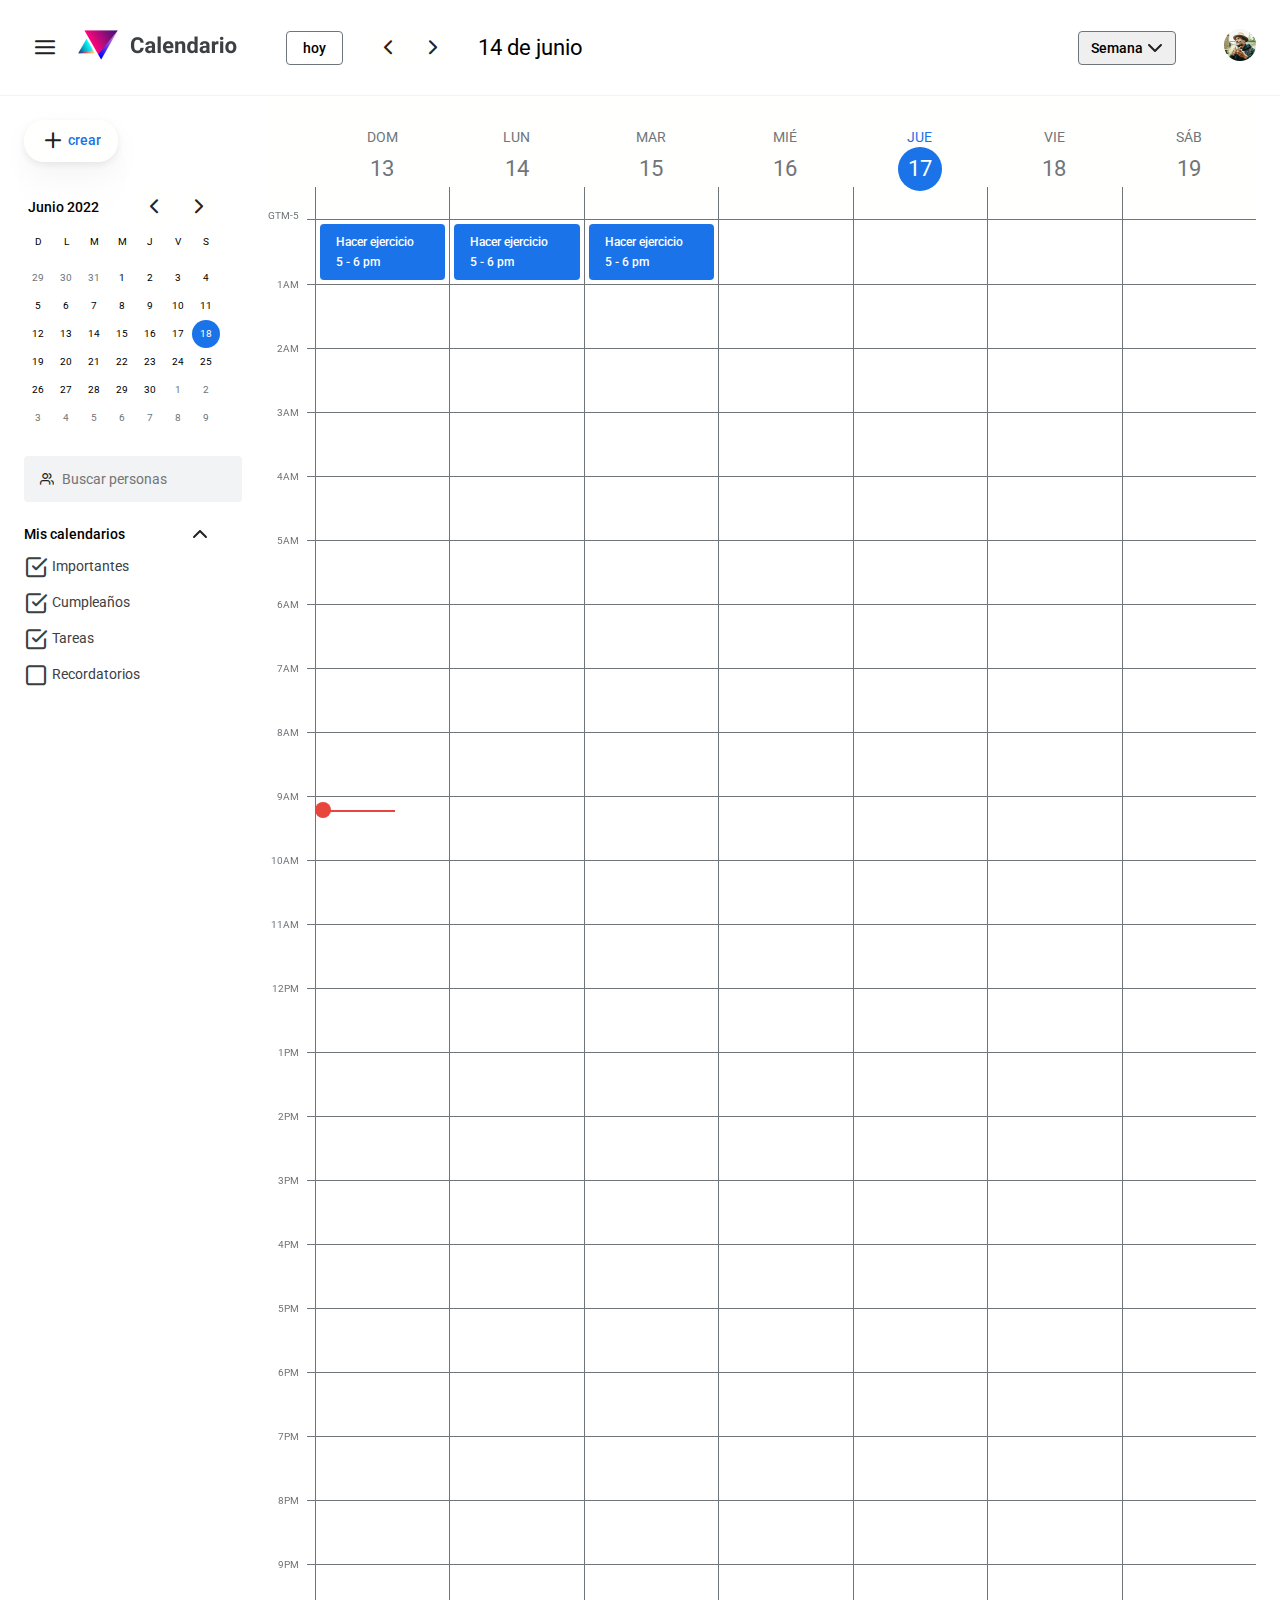
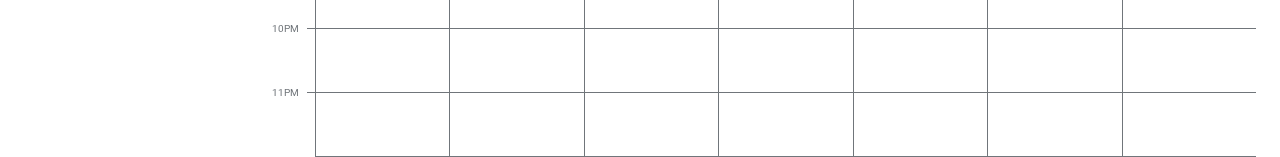
<file: index.html>
<!DOCTYPE html>
<html lang="en">

<head>
  <meta charset="UTF-8" />
  <meta http-equiv="X-UA-Compatible" content="IE=edge" />
  <meta name="viewport" content="width=device-width, initial-scale=1.0" />
  <link rel="preconnect" href="https://fonts.googleapis.com" />
  <link rel="preconnect" href="https://fonts.gstatic.com" crossorigin />
  <link href="https://fonts.googleapis.com/css2?family=Roboto:wght@400;500&display=swap" rel="stylesheet" />
  <link rel="stylesheet" href="./css/index.css" />
  <title>Calendario</title>
</head>

<body>
  <div class="page">
    <header class="header">
      <div class="header-primary">
        <div class="header-logo">
          <button class="button is-compact">
            <i class="icon-hamburguerButton"></i>
          </button>
          <a href="./index.html" aria-current="page" aria-label="Calendar" tabindex="-1">
            <img src="./images/logo.png" width="164" height="48" alt="logo de celndario" name="Logo de calendario" />
          </a>
        </div>

        <div class="calendarStatus">
          <button class="button is-secondary">hoy</button>
          <span class="calendarStatus-navigation">
            <a class="button is-compact" href="#" aria-label="Semana anterior"><i class="icon-chevronLeft"
                aria-hidden="true"></i></a>
            <a class="button is-compact" href="#" aria-label="Siguiente semana"><i class="icon-chevronRight"
                aria-hidden="true"></i></a>
          </span>
          <time class="calendarStatus-date" datetime="14-06-2022">14 de junio</time>
        </div>
      </div>

      <div class="header-secondary">
        <select class="select" name="" id="">
          <option value="" selected>Semana</option>
          <option value="">Día</option>
        </select>
        <a href="#">
          <img src="./images/user.jpg" width="32" height="32" alt="user logo">
        </a>
      </div>

      <!--  -->

      <!-- <button class="button">button</button>
      <a href="#" class="button">button</a>
      <a href="#" class="button is-primary">Primary</a>
      <a href="#" class="button is-secondary">Secondary</a>
      <a href="#" class="button is-rounded is-shadowed"><i class="icon-plus"></i> crear</a>
      <a href="#" class="button is-compact"><i class="icon-plus"></i></a> -->

      <!--  -->
    </header>
    <div class="sidebar">
      <a href="#" class="button is-rounded is-shadowed"><i class="icon-plus"></i> crear</a>
      <div class="miniCalendar" aria-label="Calendario de navegacion">
        <div class="miniCalendar-status">
          <time class="miniCalendar-date" datetime="2022-06">Junio 2022</time>
          <!-- TODO cambiar las fechas del los time -->

          <div class="miniCalendar-navigation">
            <a href="#" class="button is-compact" aria-label="Mes anterior">
              <i class="icon-chevronLeft" aria-hidden="true"></i>
            </a>
            <a href="#" class="button is-compact" aria-label="Mes siguiente">
              <i class="icon-chevronRight" aria-hidden="true"></i>
            </a>
          </div>
        </div>

        <div class="miniCalendar-header">
          <span class="miniCalendar-weekDay">D</span>
          <span class="miniCalendar-weekDay">L</span>
          <span class="miniCalendar-weekDay">M</span>
          <span class="miniCalendar-weekDay">M</span>
          <span class="miniCalendar-weekDay">J</span>
          <span class="miniCalendar-weekDay">V</span>
          <span class="miniCalendar-weekDay">S</span>
        </div>

        <div class="miniCalendar-month">
          <div class="miniCalendar-monthDay is-inactive">29</div>
          <div class="miniCalendar-monthDay is-inactive">30</div>
          <div class="miniCalendar-monthDay is-inactive">31</div>
          <div class="miniCalendar-monthDay">1</div>
          <div class="miniCalendar-monthDay">2</div>
          <div class="miniCalendar-monthDay">3</div>
          <div class="miniCalendar-monthDay">4</div>
          <div class="miniCalendar-monthDay">5</div>
          <div class="miniCalendar-monthDay">6</div>
          <div class="miniCalendar-monthDay">7</div>
          <div class="miniCalendar-monthDay">8</div>
          <div class="miniCalendar-monthDay">9</div>
          <div class="miniCalendar-monthDay">10</div>
          <div class="miniCalendar-monthDay">11</div>
          <div class="miniCalendar-monthDay">12</div>
          <div class="miniCalendar-monthDay">13</div>
          <div class="miniCalendar-monthDay">14</div>
          <div class="miniCalendar-monthDay">15</div>
          <div class="miniCalendar-monthDay">16</div>
          <div class="miniCalendar-monthDay">17</div>
          <div class="miniCalendar-monthDay is-selected">18</div>
          <div class="miniCalendar-monthDay">19</div>
          <div class="miniCalendar-monthDay">20</div>
          <div class="miniCalendar-monthDay">21</div>
          <div class="miniCalendar-monthDay">22</div>
          <div class="miniCalendar-monthDay">23</div>
          <div class="miniCalendar-monthDay">24</div>
          <div class="miniCalendar-monthDay">25</div>
          <div class="miniCalendar-monthDay">26</div>
          <div class="miniCalendar-monthDay">27</div>
          <div class="miniCalendar-monthDay">28</div>
          <div class="miniCalendar-monthDay">29</div>
          <div class="miniCalendar-monthDay">30</div>
          <div class="miniCalendar-monthDay is-inactive">1</div>
          <div class="miniCalendar-monthDay is-inactive">2</div>
          <div class="miniCalendar-monthDay is-inactive">3</div>
          <div class="miniCalendar-monthDay is-inactive">4</div>
          <div class="miniCalendar-monthDay is-inactive">5</div>
          <div class="miniCalendar-monthDay is-inactive">6</div>
          <div class="miniCalendar-monthDay is-inactive">7</div>
          <div class="miniCalendar-monthDay is-inactive">8</div>
          <div class="miniCalendar-monthDay is-inactive">9</div>
        </div>
      </div>

      <div class="searchPeople">
        <i class="icon-users"></i>
        <div class="inputSearch">
          <input type="text" list="search-people" name="buscarp" placeholder="Buscar personas">
          <datalist id="search-people">
            <option value="Juan">
            <option value="Pedro">
            <option value="Maria">
            <option value="Jorge">
            <option value="Mario">
          </datalist>
        </div>
      </div>

      <details open>
        <summary>Mis calendarios</summary>
        <ul>
          <li><i class="icon-checkSquare"></i> Importantes</li>
          <li><i class="icon-checkSquare"></i> Cumpleaños</li>
          <li><i class="icon-checkSquare"></i> Tareas</li>
          <li><i class="icon-check"></i> Recordatorios</li>
        </ul>
      </details>
    </div>
    <main class="calendar">
      <div class="currentTime"></div>
      <div class="calendar-week">
        <spnan class="timezoneCell">GTM-5</spnan>
        <h2 class="calendarDay">
          <a href="./calendar-by-day.html" aria-label="Domingo 06 de junio">
            <time datetime="2022-06-06">
              <span class="day">Dom</span> <br />
              <span class="month">13</span>
            </time>
          </a>
        </h2>
        <h2 class="calendarDay">
          <a href="./calendar-by-day.html" aria-label="Domingo 06 de junio">
            <time datetime="2022-06-06">
              <span class="day">Lun</span> <br />
              <span class="month">14</span>
            </time>
          </a>
        </h2>
        <h2 class="calendarDay">
          <a href="./calendar-by-day.html" aria-label="Domingo 06 de junio">
            <time datetime="2022-06-06">
              <span class="day">Mar</span> <br />
              <span class="month">15</span>
            </time>
          </a>
        </h2>
        <h2 class="calendarDay">
          <a href="./calendar-by-day.html" aria-label="Domingo 06 de junio">
            <time datetime="2022-06-06">
              <span class="day">Mié</span> <br />
              <span class="month">16</span>
            </time>
          </a>
        </h2>
        <h2 class="calendarDay is-selected">
          <a href="./calendar-by-day.html" aria-label="Domingo 06 de junio">
            <time datetime="2022-06-06">
              <span class="day">Jue</span> <br />
              <span class="month">17</span>
            </time>
          </a>
        </h2>
        <h2 class="calendarDay">
          <a href="./calendar-by-day.html" aria-label="Domingo 06 de junio">
            <time datetime="2022-06-06">
              <span class="day">Vie</span> <br />
              <span class="month">18</span>
            </time>
          </a>
        </h2>
        <h2 class="calendarDay">
          <a href="./calendar-by-day.html" aria-label="Domingo 06 de junio">
            <time datetime="2022-06-06">
              <span class="day">Sáb</span> <br />
              <span class="month">19</span>
            </time>
          </a>
        </h2>

        <spnan class="hourCell"></spnan>
        <div class="taskCell">
          <div tabindex="0" class="task" aria-label="de 17:00 a 18:00, hacer ejercicio">
            <p>Hacer ejercicio</p>
            <p>
              <time datetime="17:00">5</time> -
              <time datetime="18:00">6 pm</time>
            </p>
          </div>
        </div>
        <div class="taskCell">
          <div tabindex="0" class="task" aria-label="de 17:00 a 18:00, hacer ejercicio">
            <p>Hacer ejercicio</p>
            <p>
              <time datetime="17:00">5</time> -
              <time datetime="18:00">6 pm</time>
            </p>
          </div>
        </div>
        <div class="taskCell">
          <div tabindex="0" class="task" aria-label="de 17:00 a 18:00, hacer ejercicio">
            <p>Hacer ejercicio</p>
            <p>
              <time datetime="17:00">5</time> -
              <time datetime="18:00">6 pm</time>
            </p>
          </div>
        </div>
        <div class="taskCell"></div>
        <div class="taskCell"></div>
        <div class="taskCell"></div>
        <div class="taskCell"></div>

        <spnan class="hourCell">1AM</spnan>
        <div class="taskCell"></div>
        <div class="taskCell"></div>
        <div class="taskCell"></div>
        <div class="taskCell"></div>
        <div class="taskCell"></div>
        <div class="taskCell"></div>
        <div class="taskCell"></div>
        <spnan class="hourCell">2AM</spnan>
        <div class="taskCell"></div>
        <div class="taskCell"></div>
        <div class="taskCell"></div>
        <div class="taskCell"></div>
        <div class="taskCell"></div>
        <div class="taskCell"></div>
        <div class="taskCell"></div>
        <spnan class="hourCell">3AM</spnan>
        <div class="taskCell"></div>
        <div class="taskCell"></div>
        <div class="taskCell"></div>
        <div class="taskCell"></div>
        <div class="taskCell"></div>
        <div class="taskCell"></div>
        <div class="taskCell"></div>
        <spnan class="hourCell">4AM</spnan>
        <!-- <div class="taskCell is-active"></div> -->
        <div class="taskCell"></div>
        <div class="taskCell"></div>
        <div class="taskCell"></div>
        <div class="taskCell"></div>
        <div class="taskCell"></div>
        <div class="taskCell"></div>
        <div class="taskCell"></div>
        <spnan class="hourCell">5AM</spnan>
        <div class="taskCell"></div>
        <div class="taskCell"></div>
        <div class="taskCell"></div>
        <div class="taskCell"></div>
        <div class="taskCell"></div>
        <div class="taskCell"></div>
        <div class="taskCell"></div>
        <spnan class="hourCell">6AM</spnan>
        <div class="taskCell"></div>
        <div class="taskCell"></div>
        <div class="taskCell"></div>
        <div class="taskCell"></div>
        <div class="taskCell"></div>
        <div class="taskCell"></div>
        <div class="taskCell"></div>
        <spnan class="hourCell">7AM</spnan>
        <div class="taskCell"></div>
        <div class="taskCell"></div>
        <div class="taskCell"></div>
        <div class="taskCell"></div>
        <div class="taskCell"></div>
        <div class="taskCell"></div>
        <div class="taskCell"></div>
        <spnan class="hourCell">8AM</spnan>
        <div class="taskCell"></div>
        <div class="taskCell"></div>
        <div class="taskCell"></div>
        <div class="taskCell"></div>
        <div class="taskCell"></div>
        <div class="taskCell"></div>
        <div class="taskCell"></div>
        <spnan class="hourCell">9AM</spnan>
        <div class="taskCell"></div>
        <div class="taskCell"></div>
        <div class="taskCell"></div>
        <div class="taskCell"></div>
        <div class="taskCell"></div>
        <div class="taskCell"></div>
        <div class="taskCell"></div>
        <spnan class="hourCell">10AM</spnan>
        <div class="taskCell"></div>
        <div class="taskCell"></div>
        <div class="taskCell"></div>
        <div class="taskCell"></div>
        <div class="taskCell"></div>
        <div class="taskCell"></div>
        <div class="taskCell"></div>
        <spnan class="hourCell">11AM</spnan>
        <div class="taskCell"></div>
        <div class="taskCell"></div>
        <div class="taskCell"></div>
        <div class="taskCell"></div>
        <div class="taskCell"></div>
        <div class="taskCell"></div>
        <div class="taskCell"></div>
        <spnan class="hourCell">12PM</spnan>
        <div class="taskCell"></div>
        <div class="taskCell"></div>
        <div class="taskCell"></div>
        <div class="taskCell"></div>
        <div class="taskCell"></div>
        <div class="taskCell"></div>
        <div class="taskCell"></div>
        <spnan class="hourCell">1PM</spnan>
        <div class="taskCell"></div>
        <div class="taskCell"></div>
        <div class="taskCell"></div>
        <div class="taskCell"></div>
        <div class="taskCell"></div>
        <div class="taskCell"></div>
        <div class="taskCell"></div>
        <spnan class="hourCell">2PM</spnan>
        <div class="taskCell"></div>
        <div class="taskCell"></div>
        <div class="taskCell"></div>
        <div class="taskCell"></div>
        <div class="taskCell"></div>
        <div class="taskCell"></div>
        <div class="taskCell"></div>
        <spnan class="hourCell">3PM</spnan>
        <div class="taskCell"></div>
        <div class="taskCell"></div>
        <div class="taskCell"></div>
        <div class="taskCell"></div>
        <div class="taskCell"></div>
        <div class="taskCell"></div>
        <div class="taskCell"></div>
        <spnan class="hourCell">4PM</spnan>
        <div class="taskCell"></div>
        <div class="taskCell"></div>
        <div class="taskCell"></div>
        <div class="taskCell"></div>
        <div class="taskCell"></div>
        <div class="taskCell"></div>
        <div class="taskCell"></div>
        <spnan class="hourCell">5PM</spnan>
        <div class="taskCell"></div>
        <div class="taskCell"></div>
        <div class="taskCell"></div>
        <div class="taskCell"></div>
        <div class="taskCell"></div>
        <div class="taskCell"></div>
        <div class="taskCell"></div>
        <spnan class="hourCell">6PM</spnan>
        <div class="taskCell"></div>
        <div class="taskCell"></div>
        <div class="taskCell"></div>
        <div class="taskCell"></div>
        <div class="taskCell"></div>
        <div class="taskCell"></div>
        <div class="taskCell"></div>
        <spnan class="hourCell">7PM</spnan>
        <div class="taskCell"></div>
        <div class="taskCell"></div>
        <div class="taskCell"></div>
        <div class="taskCell"></div>
        <div class="taskCell"></div>
        <div class="taskCell"></div>
        <div class="taskCell"></div>
        <spnan class="hourCell">8PM</spnan>
        <div class="taskCell"></div>
        <div class="taskCell"></div>
        <div class="taskCell"></div>
        <div class="taskCell"></div>
        <div class="taskCell"></div>
        <div class="taskCell"></div>
        <div class="taskCell"></div>
        <spnan class="hourCell">9PM</spnan>
        <div class="taskCell"></div>
        <div class="taskCell"></div>
        <div class="taskCell"></div>
        <div class="taskCell"></div>
        <div class="taskCell"></div>
        <div class="taskCell"></div>
        <div class="taskCell"></div>
        <spnan class="hourCell">10PM</spnan>
        <div class="taskCell"></div>
        <div class="taskCell"></div>
        <div class="taskCell"></div>
        <div class="taskCell"></div>
        <div class="taskCell"></div>
        <div class="taskCell"></div>
        <div class="taskCell"></div>
        <spnan class="hourCell">11PM</spnan>
        <div class="taskCell"></div>
        <div class="taskCell"></div>
        <div class="taskCell"></div>
        <div class="taskCell"></div>
        <div class="taskCell"></div>
        <div class="taskCell"></div>
        <div class="taskCell"></div>
      </div>
    </main>
  </div>

  <dialog class="modal">
    <form class="createTask">
      <div class="input  is-outstanding">
        <div class="input-body">
          <input type="text" name="title" placeholder="Añade un título" required>
        </div>
      </div>
      <div class="input">
        <i class="icon-clock"></i>
        <div class="input-body">
          <input type="date" name="date" required>
          <input type="time" name="time-start" required>
          <input type="time" name="time-end" required>
        </div>
      </div>

      <div class="input">
        <i class="icon-users"></i>
        <div class="input-body">
          <input type="text" list="guests" name="guest" placeholder="Agregar invitados">
          <datalist id="guests">
            <option value="Juan">
            <option value="Pedro">
            <option value="Maria">
            <option value="Jorge">
            <option value="Mario">
          </datalist>
        </div>
      </div>
      <div class="input">
        <i class="icon-gps"></i>
        <div class="input-body">
          <input type="text" name="text" placeholder="Agregar ubicación">
        </div>
      </div>
      <div class="input">
        <i class="icon-text"></i>
        <div class="input-body">
          <input type="file" name="text" multiple>
        </div>
      </div>
      <div class="input">
        <i class="icon-text"></i>
        <div class="input-body">
          <textarea name="description" placeholder="Agregar descripción" id="" cols="30" rows="2"></textarea>
        </div>
      </div>
    </form>
    <div class="modal-actions">
      <button id="close-modal" class="button">Cancelar</button>
      <button class="button is-primary">Guardar</button>
    </div>
  </dialog>
  <script src="./js/app.js" type="module"></script>
</body>

</html>
</file>
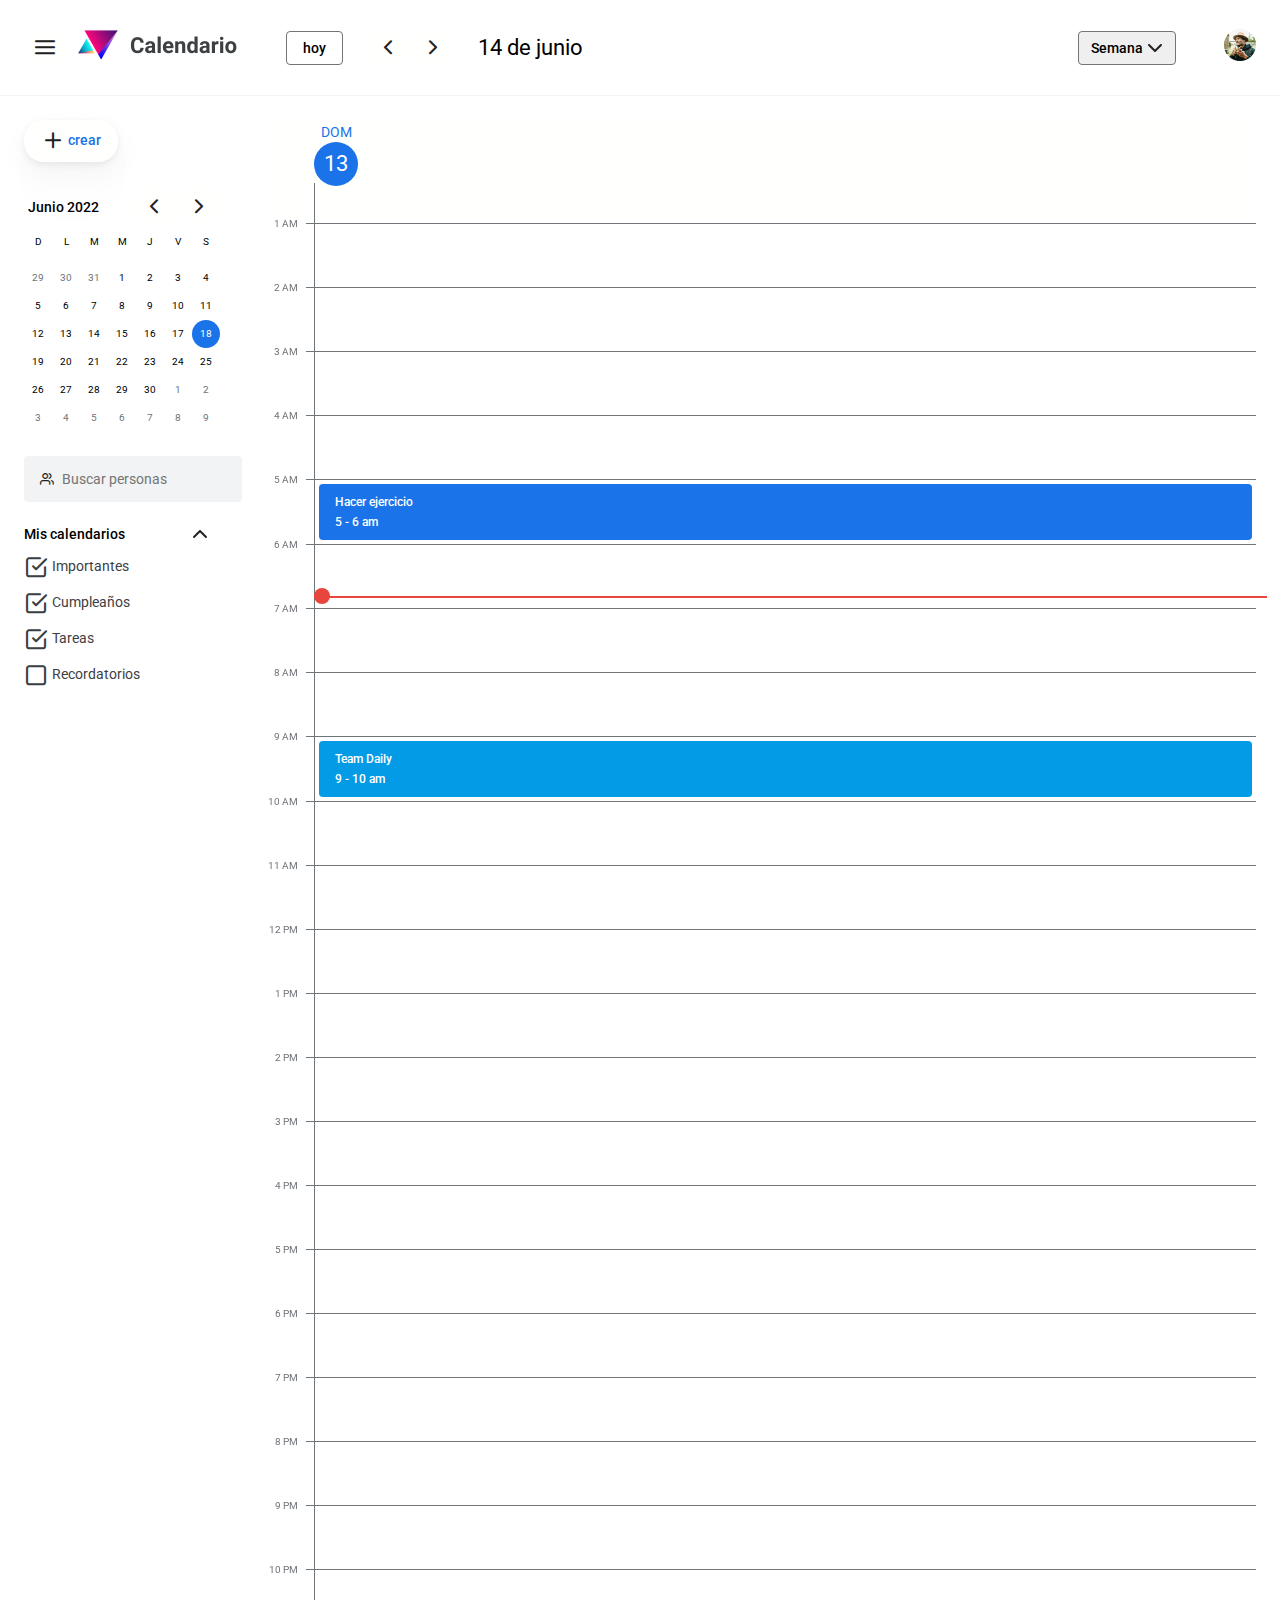
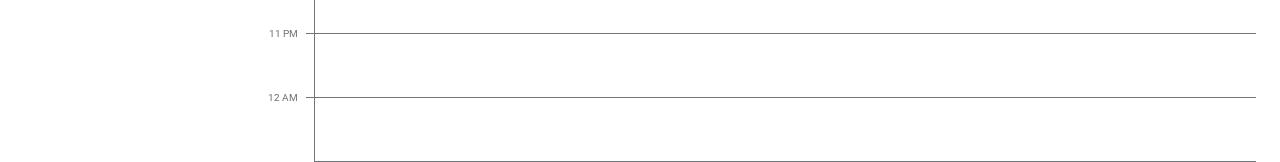
<file: calendar-by-day.html>
<!DOCTYPE html>
<html lang="en">

<head>
  <meta charset="UTF-8" />
  <meta http-equiv="X-UA-Compatible" content="IE=edge" />
  <meta name="viewport" content="width=device-width, initial-scale=1.0" />
  <link rel="preconnect" href="https://fonts.googleapis.com" />
  <link rel="preconnect" href="https://fonts.gstatic.com" crossorigin />
  <link href="https://fonts.googleapis.com/css2?family=Roboto:wght@400;500&display=swap" rel="stylesheet" />
  <link rel="stylesheet" href="./css/index.css" />
  <title>Calendario</title>
</head>

<body>
  <div class="page">
    <header class="header">
      <div class="header-primary">
        <div class="header-logo">
          <button class="button is-compact">
            <i class="icon-hamburguerButton"></i>
          </button>
          <a href="./index.html" aria-current="page" aria-label="Calendar" tabindex="-1">
            <img src="./images/logo.png" width="164" height="48" alt="logo de celndario" name="Logo de calendario" />
          </a>
        </div>

        <div class="calendarStatus">
          <button class="button is-secondary">hoy</button>
          <span class="calendarStatus-navigation">
            <a class="button is-compact" href="#" aria-label="Semana anterior"><i class="icon-chevronLeft"
                aria-hidden="true"></i></a>
            <a class="button is-compact" href="#" aria-label="Siguiente semana"><i class="icon-chevronRight"
                aria-hidden="true"></i></a>
          </span>
          <time class="calendarStatus-date" datetime="14-06-2022">14 de junio</time>
        </div>
      </div>

      <div class="header-secondary">
        <select class="select" name="" id="">
          <option value="" selected>Semana</option>
          <option value="">Día</option>
        </select>
        <a href="#">
          <img src="./images/user.jpg" width="32" height="32" alt="user logo">
        </a>
      </div>

    </header>
    <div class="sidebar">
      <a href="#" class="button is-rounded is-shadowed"><i class="icon-plus"></i> crear</a>
      <div class="miniCalendar" aria-label="Calendario de navegacion">
        <div class="miniCalendar-status">
          <time class="miniCalendar-date" datetime="2022-06">Junio 2022</time>
          <!-- TODO cambiar las fechas del los time -->

          <div class="miniCalendar-navigation">
            <a href="#" class="button is-compact" aria-label="Mes anterior">
              <i class="icon-chevronLeft" aria-hidden="true"></i>
            </a>
            <a href="#" class="button is-compact" aria-label="Mes siguiente">
              <i class="icon-chevronRight" aria-hidden="true"></i>
            </a>
          </div>
        </div>

        <div class="miniCalendar-header">
          <span class="miniCalendar-weekDay">D</span>
          <span class="miniCalendar-weekDay">L</span>
          <span class="miniCalendar-weekDay">M</span>
          <span class="miniCalendar-weekDay">M</span>
          <span class="miniCalendar-weekDay">J</span>
          <span class="miniCalendar-weekDay">V</span>
          <span class="miniCalendar-weekDay">S</span>
        </div>

        <div class="miniCalendar-month">
          <div class="miniCalendar-monthDay is-inactive">29</div>
          <div class="miniCalendar-monthDay is-inactive">30</div>
          <div class="miniCalendar-monthDay is-inactive">31</div>
          <div class="miniCalendar-monthDay">1</div>
          <div class="miniCalendar-monthDay">2</div>
          <div class="miniCalendar-monthDay">3</div>
          <div class="miniCalendar-monthDay">4</div>
          <div class="miniCalendar-monthDay">5</div>
          <div class="miniCalendar-monthDay">6</div>
          <div class="miniCalendar-monthDay">7</div>
          <div class="miniCalendar-monthDay">8</div>
          <div class="miniCalendar-monthDay">9</div>
          <div class="miniCalendar-monthDay">10</div>
          <div class="miniCalendar-monthDay">11</div>
          <div class="miniCalendar-monthDay">12</div>
          <div class="miniCalendar-monthDay">13</div>
          <div class="miniCalendar-monthDay">14</div>
          <div class="miniCalendar-monthDay">15</div>
          <div class="miniCalendar-monthDay">16</div>
          <div class="miniCalendar-monthDay">17</div>
          <div class="miniCalendar-monthDay is-selected">18</div>
          <div class="miniCalendar-monthDay">19</div>
          <div class="miniCalendar-monthDay">20</div>
          <div class="miniCalendar-monthDay">21</div>
          <div class="miniCalendar-monthDay">22</div>
          <div class="miniCalendar-monthDay">23</div>
          <div class="miniCalendar-monthDay">24</div>
          <div class="miniCalendar-monthDay">25</div>
          <div class="miniCalendar-monthDay">26</div>
          <div class="miniCalendar-monthDay">27</div>
          <div class="miniCalendar-monthDay">28</div>
          <div class="miniCalendar-monthDay">29</div>
          <div class="miniCalendar-monthDay">30</div>
          <div class="miniCalendar-monthDay is-inactive">1</div>
          <div class="miniCalendar-monthDay is-inactive">2</div>
          <div class="miniCalendar-monthDay is-inactive">3</div>
          <div class="miniCalendar-monthDay is-inactive">4</div>
          <div class="miniCalendar-monthDay is-inactive">5</div>
          <div class="miniCalendar-monthDay is-inactive">6</div>
          <div class="miniCalendar-monthDay is-inactive">7</div>
          <div class="miniCalendar-monthDay is-inactive">8</div>
          <div class="miniCalendar-monthDay is-inactive">9</div>
        </div>
      </div>

            <div class="searchPeople">
        <i class="icon-users"></i>
        <div class="inputSearch">
          <input type="text" list="search-people" name="buscarp" placeholder="Buscar personas">
          <datalist id="search-people">
            <option value="Juan">
            <option value="Pedro">
            <option value="Maria">
            <option value="Jorge">
            <option value="Mario">
          </datalist>
        </div>
      </div>

      <details open>
        <summary aria-label="Mis calendarios">Mis calendarios</summary>
        <ul>
          <li><i class="icon-checkSquare" aria-hidden="true"></i> Importantes</li>
          <li><i class="icon-checkSquare" aria-hidden="true"></i> Cumpleaños</li>
          <li><i class="icon-checkSquare" aria-hidden="true"></i> Tareas</li>
          <li><i class="icon-check" aria-hidden="true"></i> Recordatorios</li>
        </ul>
      </details>
    </div>
    <main class="calendar">
      <div class="calendar-day">
        <div class="currentTime day"></div>
        <spnan class="timezoneCell day"></spnan>
        <h2 class="calendarDay day is-selected" >
          <a href="#" aria-label="Domingo 06 de junio">
            <time datetime="2022-06-06">
              <span class="day">Dom</span> <br />
              <span class="month">13</span>
            </time>
          </a>
        </h2>

        <spnan class="hourCell">1 AM</spnan>
        <div class="taskCell"></div>
        <spnan class="hourCell">2 AM</spnan>
        <div class="taskCell"></div>
        <spnan class="hourCell">3 AM</spnan>
        <div class="taskCell"></div>
        <spnan class="hourCell">4 AM</spnan>
        <div class="taskCell"></div>
        <spnan class="hourCell">5 AM</spnan>
        <div class="taskCell">
          <div tabindex="0" class="task" aria-label="de 17:00 a 18:00, hacer ejercicio">
            <p>Hacer ejercicio</p>
            <p>
              <time datetime="17:00">5</time> -
              <time datetime="18:00">6 am</time>
            </p>
          </div>
        </div>
        <spnan class="hourCell">6 AM</spnan>
        <div class="taskCell"></div>
        <spnan class="hourCell">7 AM</spnan>
        <div class="taskCell"></div>
        <spnan class="hourCell">8 AM</spnan>
        <div class="taskCell"></div>
        <spnan class="hourCell">9 AM</spnan>
        <div class="taskCell">
          <div tabindex="0" class="task on-time" aria-label="de 17:00 a 18:00, hacer ejercicio">
            <p>Team Daily</p>
            <p>
              <time datetime="9:00">9</time> -
              <time datetime="10:00">10 am</time>
            </p>
          </div>
        </div>
        <spnan class="hourCell">10 AM</spnan>
        <div class="taskCell"></div>
        <spnan class="hourCell">11 AM</spnan>
        <div class="taskCell"></div>
        <spnan class="hourCell">12 PM</spnan>
        <div class="taskCell"></div>
        <spnan class="hourCell">1 PM</spnan>
        <div class="taskCell"></div>
        <spnan class="hourCell">2 PM</spnan>
        <div class="taskCell"></div>
        <spnan class="hourCell">3 PM</spnan>
        <div class="taskCell"></div>
        <spnan class="hourCell">4 PM</spnan>
        <div class="taskCell"></div>
        <spnan class="hourCell">5 PM</spnan>
        <div class="taskCell"></div>
        <spnan class="hourCell">6 PM</spnan>
        <div class="taskCell"></div>
        <spnan class="hourCell">7 PM</spnan>
        <div class="taskCell"></div>
        <spnan class="hourCell">8 PM</spnan>
        <div class="taskCell"></div>
        <spnan class="hourCell">9 PM</spnan>
        <div class="taskCell"></div>
        <spnan class="hourCell">10 PM</spnan>
        <div class="taskCell"></div>
        <spnan class="hourCell">11 PM</spnan>
        <div class="taskCell"></div>
        <spnan class="hourCell">12 AM</spnan>
        <div class="taskCell"></div>
      </div>
     
    </main>
  </div>

  <dialog class="modal">
    <form class="createTask">
      <div class="input  is-outstanding">
        <div class="input-body">
          <input type="text" name="title" placeholder="Añade un título" required>
        </div>
      </div>
      <div class="input">
        <i class="icon-clock"></i>
        <div class="input-body">
          <input type="date" name="date" required>
          <input type="time" name="time-start" required>
          <input type="time" name="time-end" required>
        </div>
      </div>

      <div class="input">
        <i class="icon-users"></i>
        <div class="input-body">
          <input type="text" list="guests" name="guest" placeholder="Agregar invitados">
          <datalist id="guests">
            <option value="Juan">
            <option value="Pedro">
            <option value="Maria">
            <option value="Jorge">
            <option value="Mario">
          </datalist>
        </div>
      </div>
      <div class="input">
        <i class="icon-gps"></i>
        <div class="input-body">
          <input type="text" name="text" placeholder="Agregar ubicación">
        </div>
      </div>
      <div class="input">
        <i class="icon-text"></i>
        <div class="input-body">
          <input type="file" name="text" multiple>
        </div>
      </div>
      <div class="input">
        <i class="icon-text"></i>
        <div class="input-body">
          <textarea name="description" placeholder="Agregar descripción" id="" cols="30" rows="2"></textarea>
        </div>
      </div>
    </form>
    <div class="modal-actions">
      <button id="close-modal" class="button">Cancelar</button>
      <button class="button is-primary">Guardar</button>
    </div>
  </dialog>
  <script src="./js/app.js" type="module"></script>
</body>

</html>
</file>
<file: css/index.css>
@import './global.css';
@import './icons.css';
@import './page.css';
@import './calendar.css';
@import './button.css';
@import './select.css';
@import './calendar-status.css';
@import './header.css';
@import './mini-calendar.css';
@import './sidebar.css';
@import './modal.css';
@import './input.css';
@import './create-task.css';
</file>
